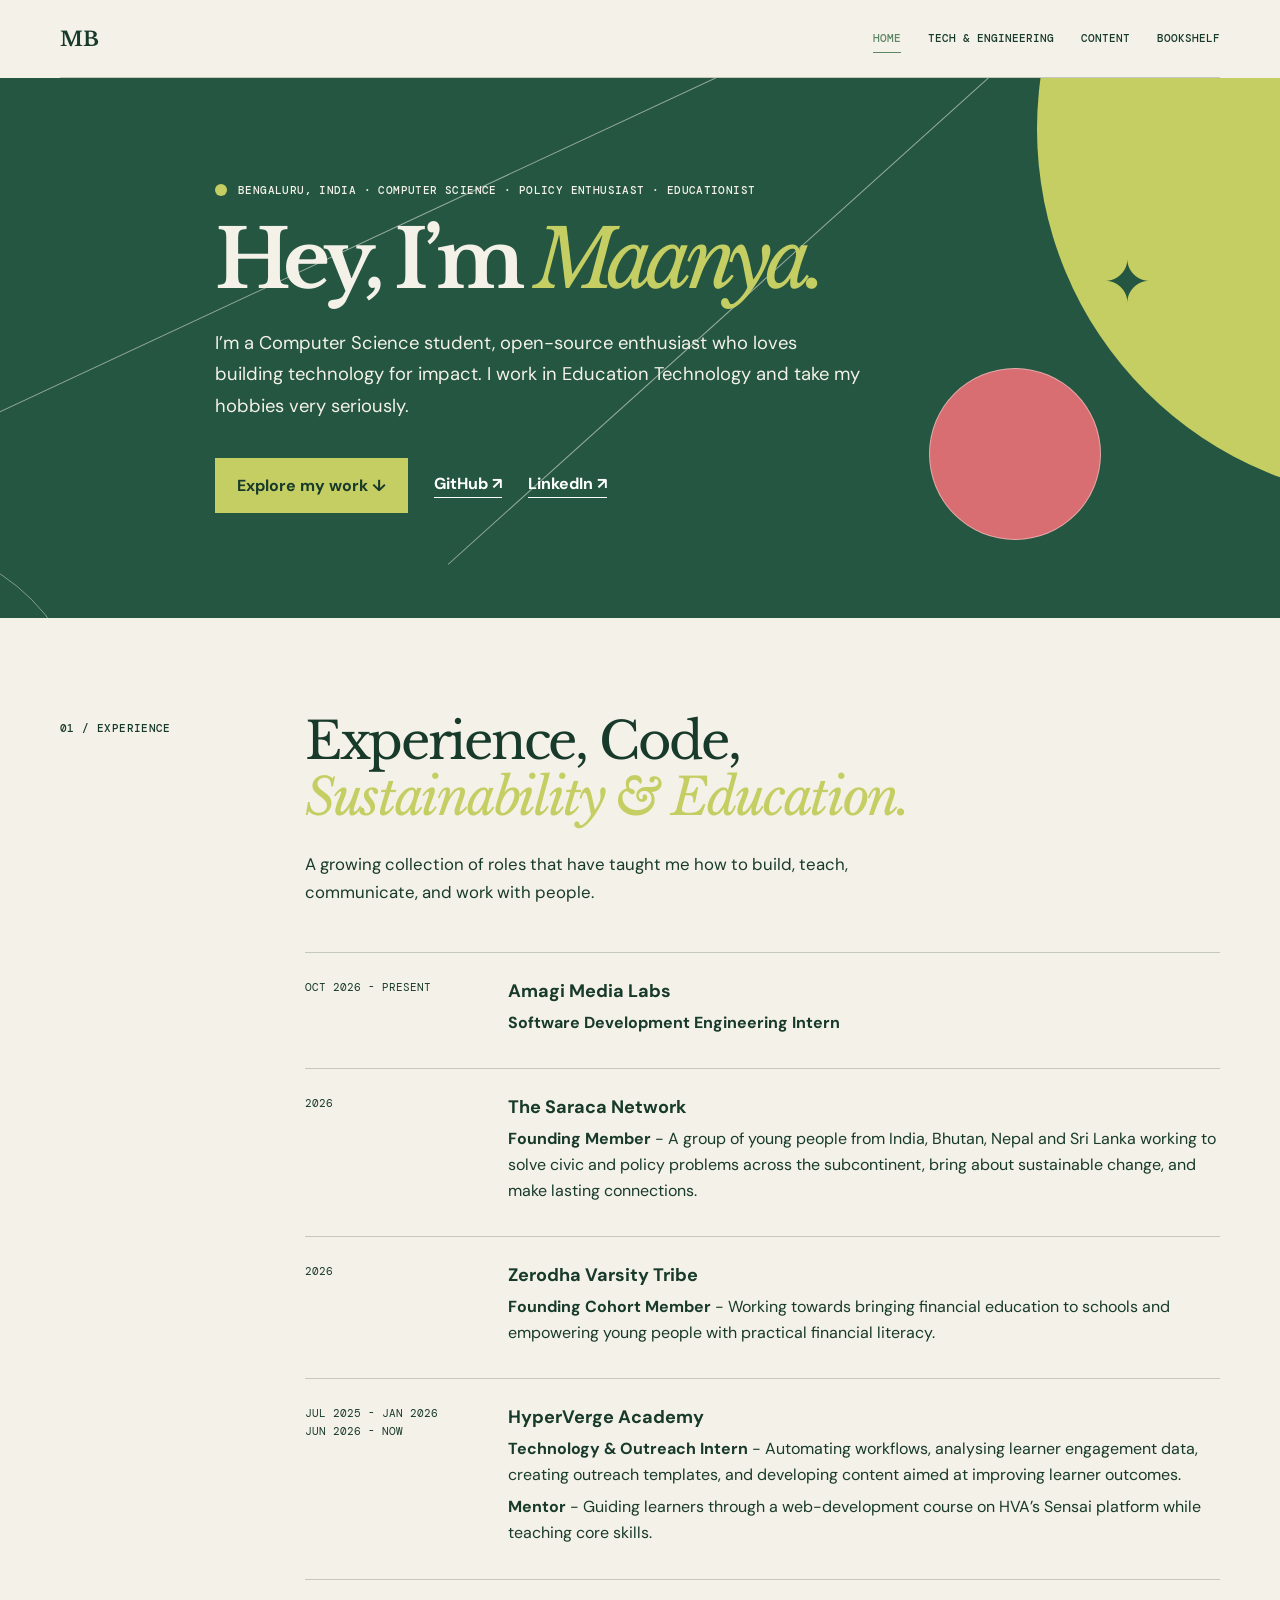
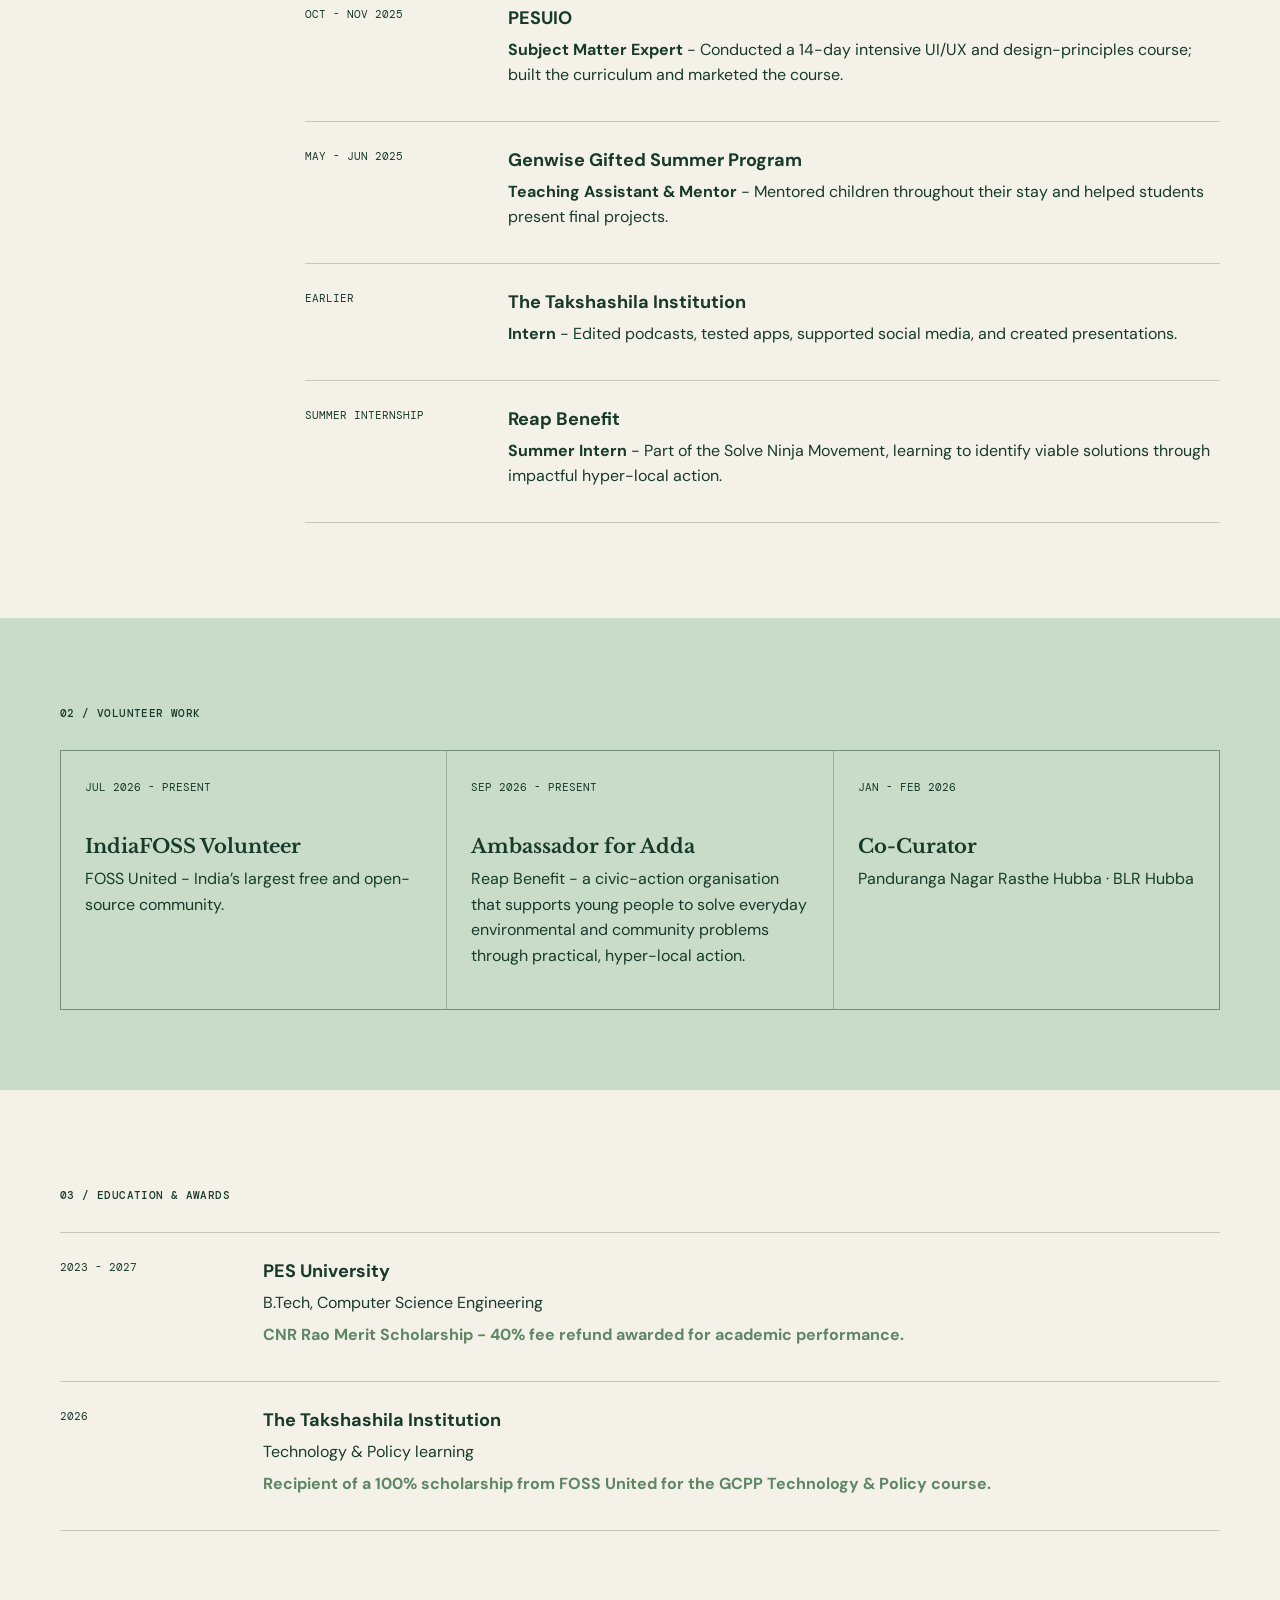
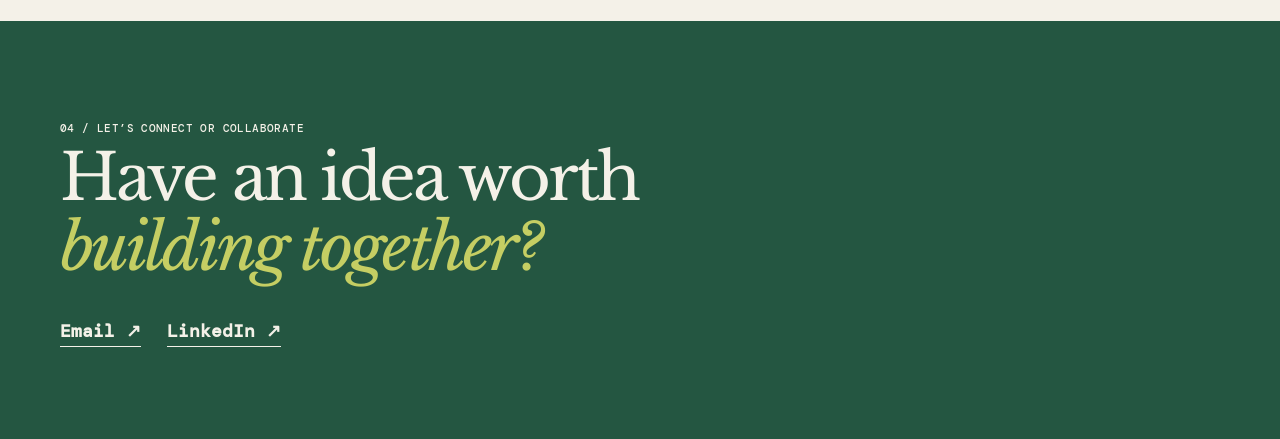
<file: index.html>
<!doctype html><html><head><meta charset="UTF-8"/><meta name="viewport" content="width=device-width,initial-scale=1.0"/><title>Maanya Bhardwaj</title><link rel="preconnect" href="https://fonts.googleapis.com"/><link rel="preconnect" href="https://fonts.gstatic.com" crossorigin/><link href="https://fonts.googleapis.com/css2?family=DM+Mono:wght@400;500&family=DM+Sans:opsz,wght@9..40,400;9..40,500;9..40,600;9..40,700&family=Libre+Baskerville:ital,wght@0,400;0,700;1,400&display=swap" rel="stylesheet"/><link rel="stylesheet" href="style.css"/></head><body><header class="nav-shell"><a class="monogram" href="index.html">MB</a><nav><a class="active" href="index.html">Home</a><a href="tech.html">Tech &amp; Engineering</a><a href="writing.html">Content</a><a href="bookshelf.html">Bookshelf</a></nav></header><main><section class="hero"><div class="hero-art"><span class="sun"></span><span class="orb orb-one"></span><span class="orb orb-two"></span><span class="path path-one"></span><span class="path path-two"></span><span class="leaf">✦</span></div><div class="hero-copy"><p class="kicker"><span></span>Bengaluru, India · Computer Science · Policy Enthusiast · Educationist</p><h1>Hey, I’m <em>Maanya.</em></h1><p class="lede">I’m a Computer Science student, open-source enthusiast who loves building technology for impact. I work in Education Technology and take my hobbies very seriously.</p><div class="hero-links"><a class="button" href="#experience">Explore my work ↓</a><a class="social-link" href="https://github.com/maanya-bhardwaj">GitHub ↗</a><a class="social-link" href="https://www.linkedin.com/in/maanya-bhardwaj-113784316/">LinkedIn ↗</a></div></div></section><section class="intro content-shell" id="experience"><p class="section-number">01 / Experience</p><div><h2>Experience, Code,<br/><em>Sustainability &amp; Education.</em></h2><p>A growing collection of roles that have taught me how to build, teach, communicate, and work with people.</p><div class="experience-list"><article><span>Oct 2026 - present</span><div><h3>Amagi Media Labs</h3><p><b>Software Development Engineering Intern</b></p></div></article><article><span>2026</span><div><h3>The Saraca Network</h3><p><b>Founding Member</b> - A group of young people from India, Bhutan, Nepal and Sri Lanka working to solve civic and policy problems across the subcontinent, bring about sustainable change, and make lasting connections.</p></div></article><article><span>2026</span><div><h3>Zerodha Varsity Tribe</h3><p><b>Founding Cohort Member</b> - Working towards bringing financial education to schools and empowering young people with practical financial literacy.</p></div></article><article><span>Jul 2025 - Jan 2026<br/>Jun 2026 - now</span><div><h3>HyperVerge Academy</h3><p><b>Technology &amp; Outreach Intern</b> - Automating workflows, analysing learner engagement data, creating outreach templates, and developing content aimed at improving learner outcomes.</p><p><b>Mentor</b> - Guiding learners through a web-development course on HVA’s Sensai platform while teaching core skills.</p></div></article><article><span>Oct - Nov 2025</span><div><h3>PESUIO</h3><p><b>Subject Matter Expert</b> - Conducted a 14-day intensive UI/UX and design-principles course; built the curriculum and marketed the course.</p></div></article><article><span>May - Jun 2025</span><div><h3>Genwise Gifted Summer Program</h3><p><b>Teaching Assistant &amp; Mentor</b> - Mentored children throughout their stay and helped students present final projects.</p></div></article><article><span>Earlier</span><div><h3>The Takshashila Institution</h3><p><b>Intern</b> - Edited podcasts, tested apps, supported social media, and created presentations.</p></div></article><article><span>Summer internship</span><div><h3>Reap Benefit</h3><p><b>Summer Intern</b> - Part of the Solve Ninja Movement, learning to identify viable solutions through impactful hyper-local action.</p></div></article></div></div></section><section class="volunteer"><div class="content-shell"><p class="section-number">02 / Volunteer work</p><div class="volunteer-grid"><article><span>Jul 2026 - present</span><h3>IndiaFOSS Volunteer</h3><p>FOSS United - India’s largest free and open-source community.</p></article><article><span>Sep 2026 - present</span><h3>Ambassador for Adda</h3><p>Reap Benefit - a civic-action organisation that supports young people to solve everyday environmental and community problems through practical, hyper-local action.</p></article><article><span>Jan - Feb 2026</span><h3>Co-Curator</h3><p>Panduranga Nagar Rasthe Hubba · BLR Hubba</p></article></div></div></section><section class="education content-shell"><p class="section-number">03 / Education &amp; awards</p><div class="education-list"><article><span>2023 - 2027</span><div><h3>PES University</h3><p>B.Tech, Computer Science Engineering</p><p class="award">CNR Rao Merit Scholarship - 40% fee refund awarded for academic performance.</p></div></article><article><span>2026</span><div><h3>The Takshashila Institution</h3><p>Technology &amp; Policy learning</p><p class="award">Recipient of a 100% scholarship from FOSS United for the GCPP Technology &amp; Policy course.</p></div></article></div></section><section class="contact"><div class="content-shell"><p class="section-number">04 / Let’s connect or collaborate</p><h2>Have an idea worth<br/><em>building together?</em></h2><div class="contact-links"><a href="mailto:maanyabhardwaj5@gmail.com">Email ↗</a><a href="https://www.linkedin.com/in/maanya-bhardwaj-113784316/">LinkedIn ↗</a></div></div></section></main></body></html>
</file>
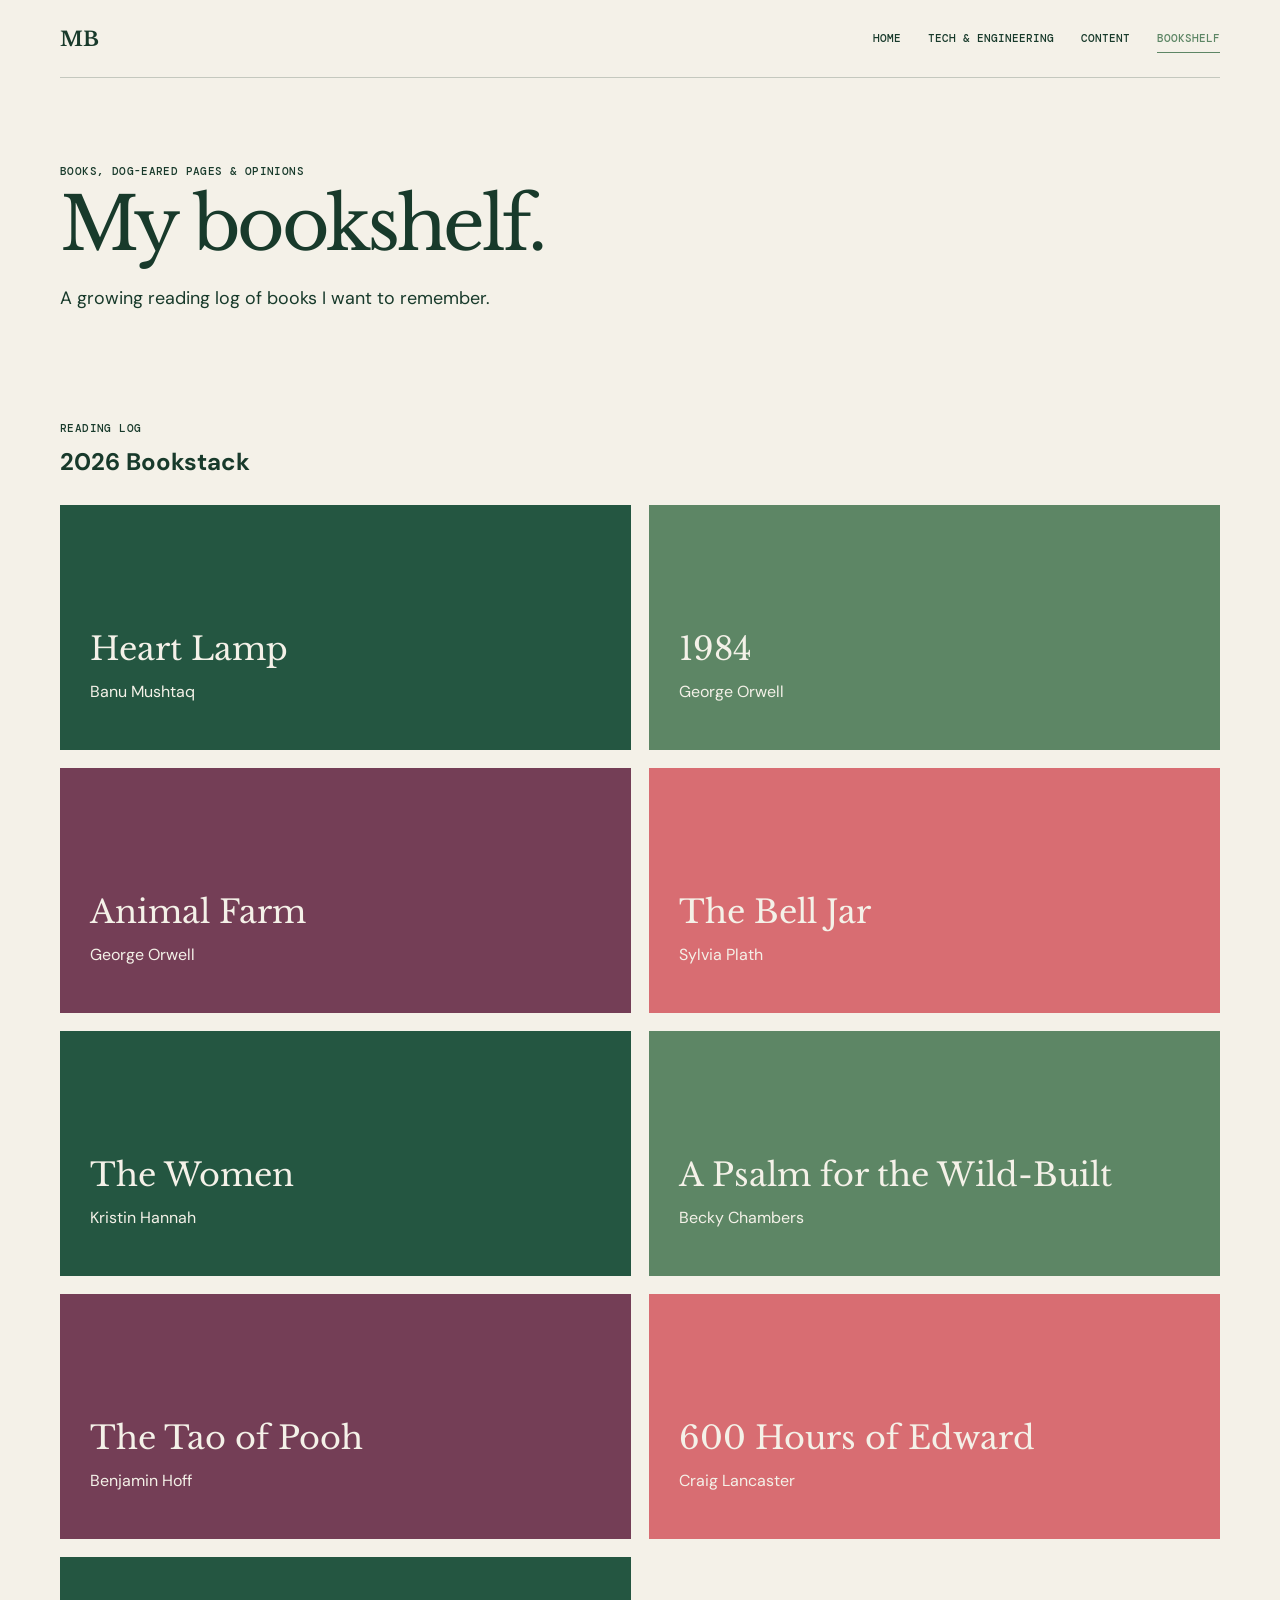
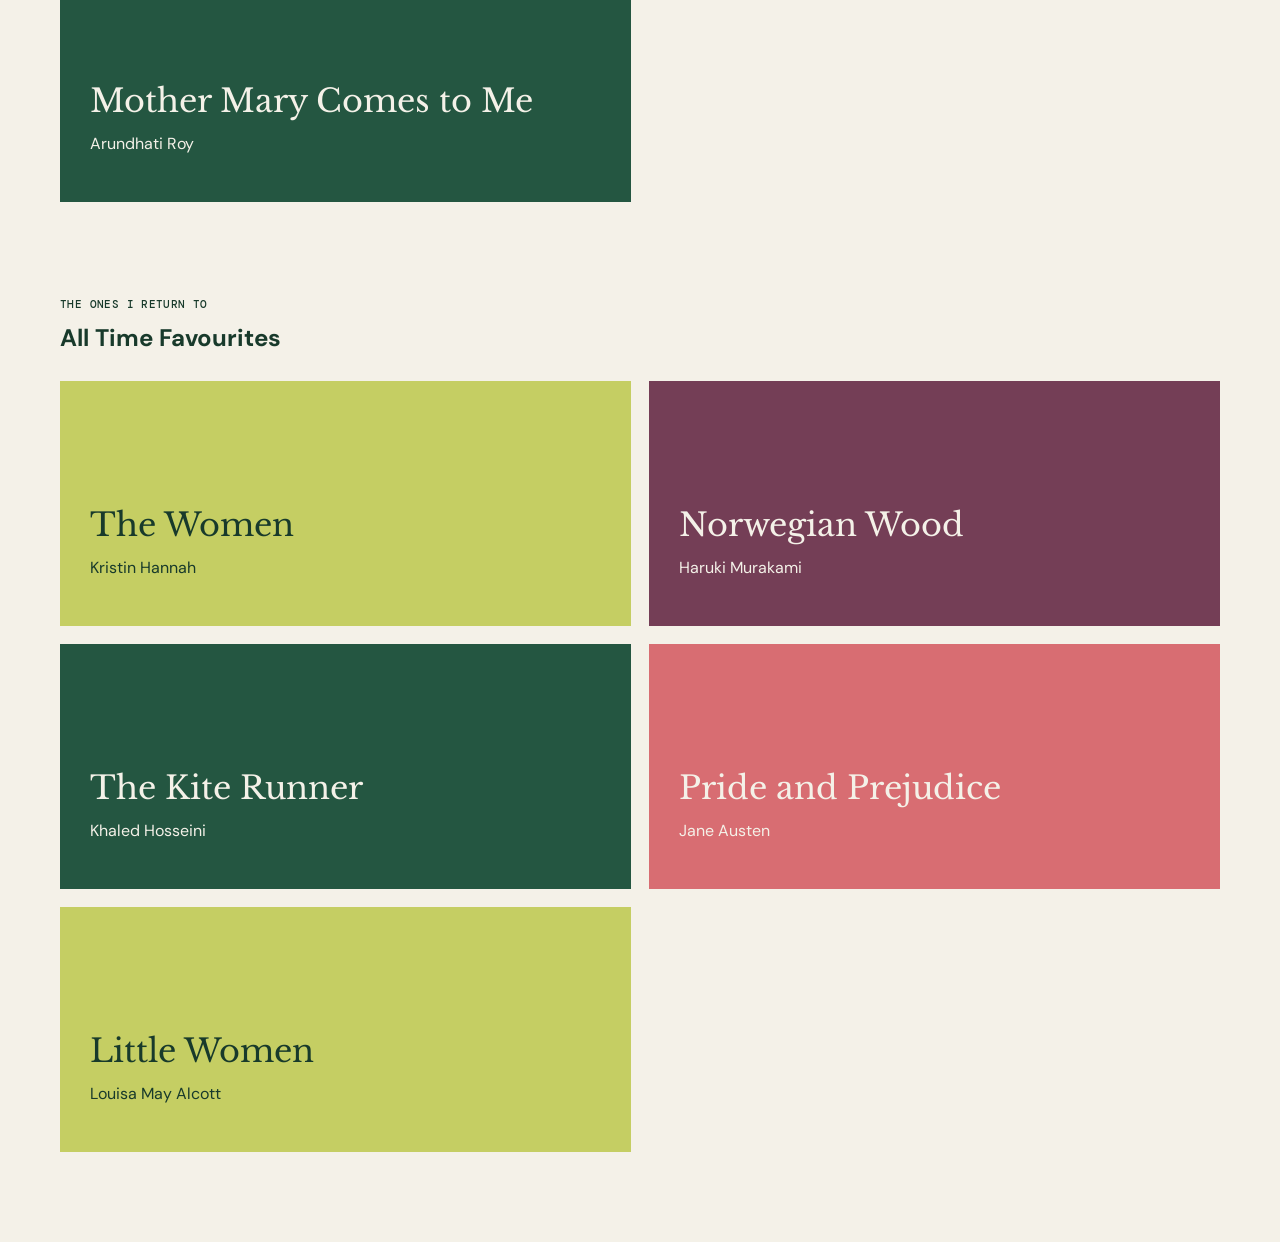
<file: bookshelf.html>
<!doctype html><html><head><meta charset="UTF-8"/><meta name="viewport" content="width=device-width,initial-scale=1.0"/><title>Bookshelf</title><link rel="preconnect" href="https://fonts.googleapis.com"/><link rel="preconnect" href="https://fonts.gstatic.com" crossorigin/><link href="https://fonts.googleapis.com/css2?family=DM+Mono:wght@400;500&family=DM+Sans:wght@400;500;600;700&family=Libre+Baskerville:ital,wght@0,400;0,700;1,400&display=swap" rel="stylesheet"/><link rel="stylesheet" href="style.css"/><link rel="stylesheet" href="refinements.css"/></head><body><header class="nav-shell"><a class="monogram" href="index.html">MB</a><nav><a href="index.html">Home</a><a href="tech.html">Tech &amp; Engineering</a><a href="writing.html">Content</a><a class="active" href="bookshelf.html">Bookshelf</a></nav></header><main class="books-page"><section class="books-hero"><p class="eyebrow">Books, dog-eared pages &amp; opinions</p><h1>My bookshelf.</h1><p>A growing reading log of books I want to remember.</p></section><section class="book-section"><p class="eyebrow">Reading log</p><h2>2026 Bookstack</h2><div class="project-grid"><article class="project-card"><h3>Heart Lamp</h3><p>Banu Mushtaq</p></article><article class="project-card"><h3>1984</h3><p>George Orwell</p></article><article class="project-card"><h3>Animal Farm</h3><p>George Orwell</p></article><article class="project-card"><h3>The Bell Jar</h3><p>Sylvia Plath</p></article><article class="project-card"><h3>The Women</h3><p>Kristin Hannah</p></article><article class="project-card"><h3>A Psalm for the Wild-Built</h3><p>Becky Chambers</p></article><article class="project-card"><h3>The Tao of Pooh</h3><p>Benjamin Hoff</p></article><article class="project-card"><h3>600 Hours of Edward</h3><p>Craig Lancaster</p></article><article class="project-card"><h3>Mother Mary Comes to Me</h3><p>Arundhati Roy</p></article></div></section><section class="book-section favourites"><p class="eyebrow">The ones I return to</p><h2>All Time Favourites</h2><div class="project-grid"><article class="project-card"><h3>The Women</h3><p>Kristin Hannah</p></article><article class="project-card"><h3>Norwegian Wood</h3><p>Haruki Murakami</p></article><article class="project-card"><h3>The Kite Runner</h3><p>Khaled Hosseini</p></article><article class="project-card"><h3>Pride and Prejudice</h3><p>Jane Austen</p></article><article class="project-card"><h3>Little Women</h3><p>Louisa May Alcott</p></article></div></section></main></body></html>
</file>
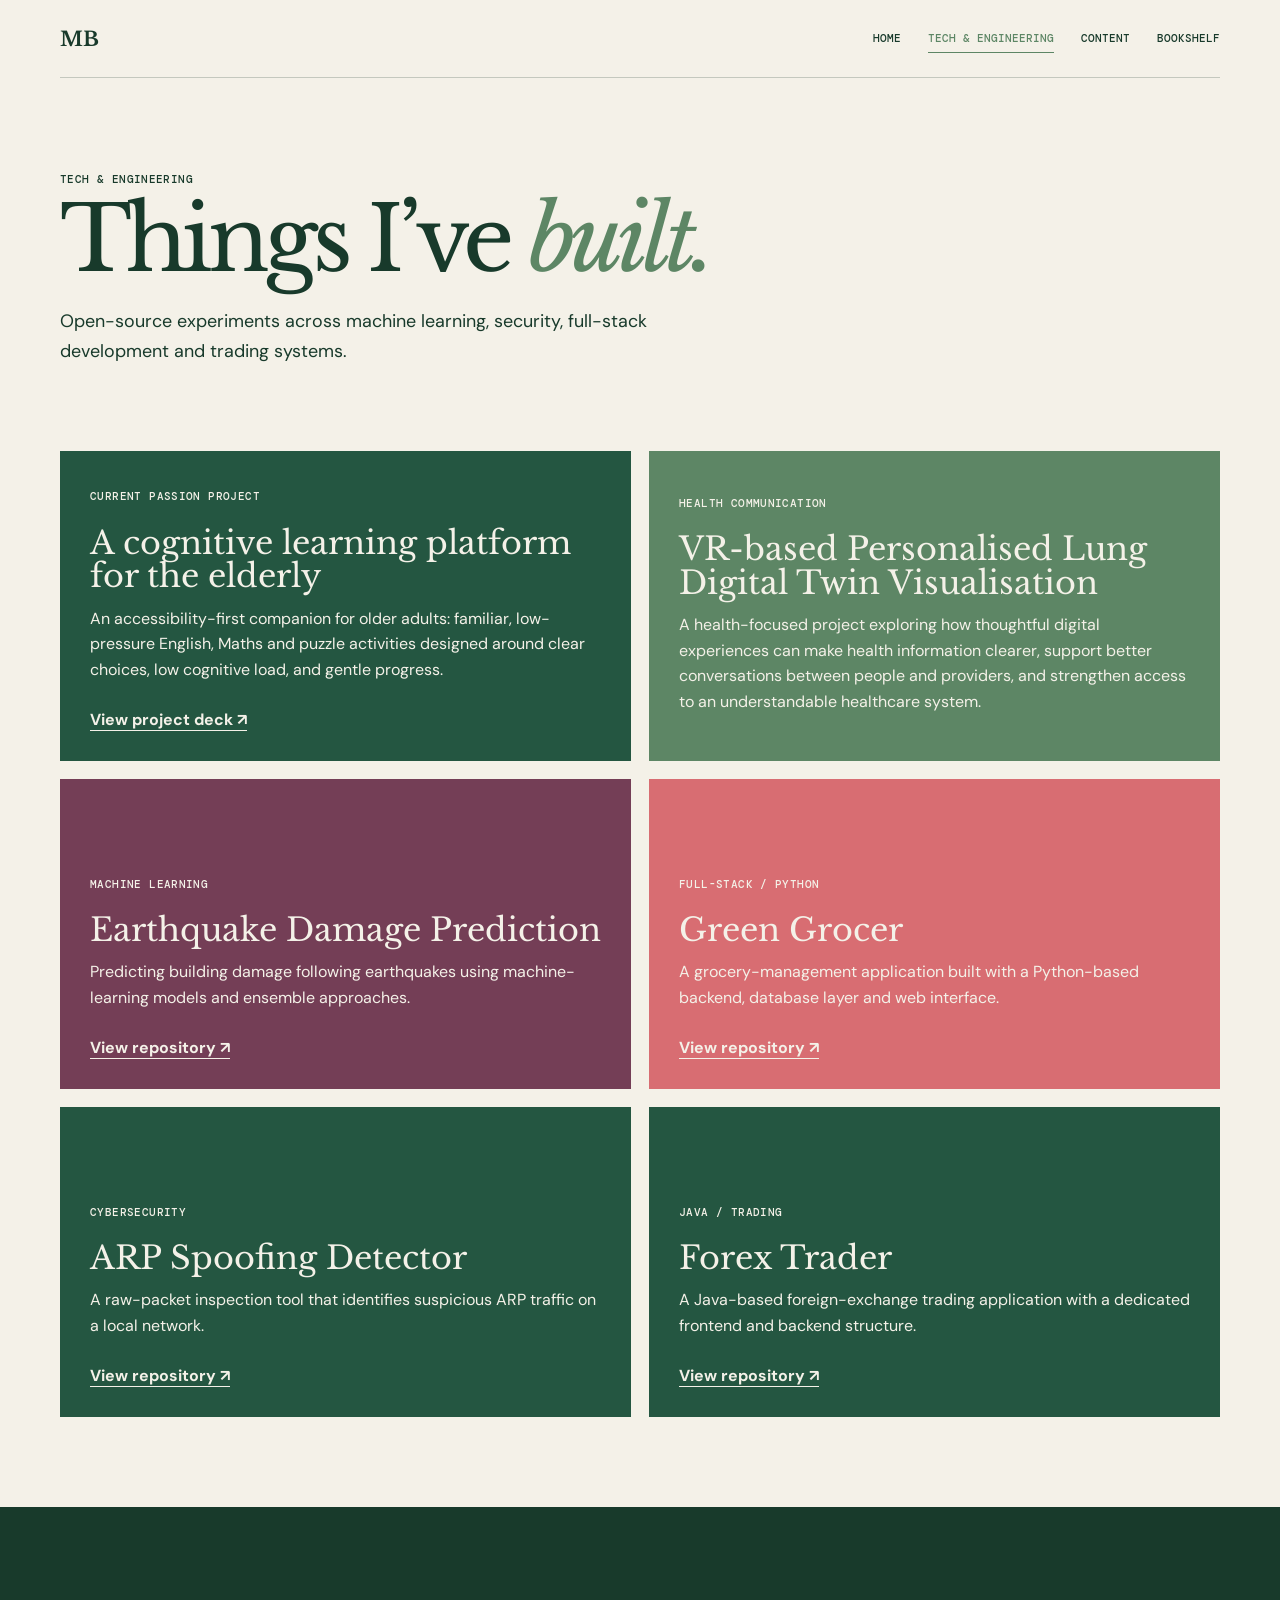
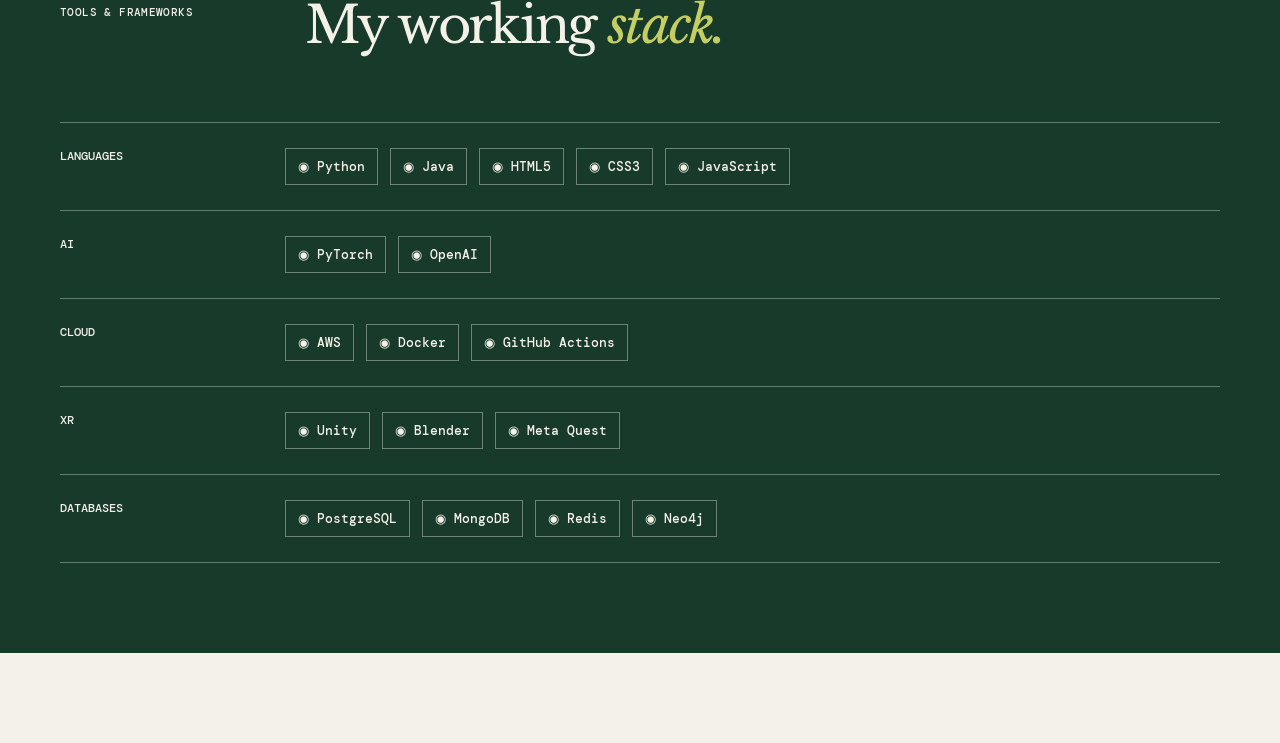
<file: tech.html>
<!doctype html><html><head><meta charset="UTF-8"/><meta name="viewport" content="width=device-width,initial-scale=1.0"/><title>Tech & Engineering | Maanya Bhardwaj</title><link rel="preconnect" href="https://fonts.googleapis.com"/><link rel="preconnect" href="https://fonts.gstatic.com" crossorigin/><link href="https://fonts.googleapis.com/css2?family=DM+Mono:wght@400;500&family=DM+Sans:opsz,wght@9..40,400;9..40,500;9..40,600;9..40,700&family=Libre+Baskerville:ital,wght@0,400;0,700;1,400&display=swap" rel="stylesheet"/><link rel="stylesheet" href="style.css"/></head><body><header class="nav-shell"><a class="monogram" href="index.html">MB</a><nav><a href="index.html">Home</a><a class="active" href="tech.html">Tech &amp; Engineering</a><a href="writing.html">Content</a><a href="bookshelf.html">Bookshelf</a></nav></header><main class="page-main"><section class="content-shell tech-head"><p class="section-number">Tech &amp; engineering</p><h1>Things I’ve <em>built.</em></h1><p class="page-lede">Open-source experiments across machine learning, security, full-stack development and trading systems.</p></section><section class="projects content-shell"><div class="project-grid"><article class="project-card"><p class="project-type">Current passion project</p><h3>A cognitive learning platform for the elderly</h3><p>An accessibility-first companion for older adults: familiar, low-pressure English, Maths and puzzle activities designed around clear choices, low cognitive load, and gentle progress.</p><a href="file:///Users/maanyabhardwaj/Downloads/Rathi%20Cognitive%20Learning%20Platform%20%282%29.pdf">View project deck ↗</a></article><article class="project-card"><p class="project-type">Health communication</p><h3>VR-based Personalised Lung Digital Twin Visualisation</h3><p>A health-focused project exploring how thoughtful digital experiences can make health information clearer, support better conversations between people and providers, and strengthen access to an understandable healthcare system.</p></article><article class="project-card"><p class="project-type">Machine learning</p><h3>Earthquake Damage Prediction</h3><p>Predicting building damage following earthquakes using machine-learning models and ensemble approaches.</p><a href="https://github.com/maanya-bhardwaj/Earthquake-Damage-Prediction">View repository ↗</a></article><article class="project-card"><p class="project-type">Full-stack / Python</p><h3>Green Grocer</h3><p>A grocery-management application built with a Python-based backend, database layer and web interface.</p><a href="https://github.com/maanya-bhardwaj/Green-Grocer">View repository ↗</a></article><article class="project-card"><p class="project-type">Cybersecurity</p><h3>ARP Spoofing Detector</h3><p>A raw-packet inspection tool that identifies suspicious ARP traffic on a local network.</p><a href="https://github.com/maanya-bhardwaj/Simple-ARP-Spoofing-Detector-Using-Raw-Packet-Inspection">View repository ↗</a></article><article class="project-card"><p class="project-type">Java / Trading</p><h3>Forex Trader</h3><p>A Java-based foreign-exchange trading application with a dedicated frontend and backend structure.</p><a href="https://github.com/maanya-bhardwaj/Forex-Trader">View repository ↗</a></article></div></section><section class="stack"><div class="content-shell"><div class="section-heading"><p class="section-number">Tools &amp; frameworks</p><h2>My working <em>stack.</em></h2></div><div class="tool-groups"><article><h3>Languages</h3><div class="tool-row"><span>◉ Python</span><span>◉ Java</span><span>◉ HTML5</span><span>◉ CSS3</span><span>◉ JavaScript</span></div></article><article><h3>AI</h3><div class="tool-row"><span>◉ PyTorch</span><span>◉ OpenAI</span></div></article><article><h3>Cloud</h3><div class="tool-row"><span>◉ AWS</span><span>◉ Docker</span><span>◉ GitHub Actions</span></div></article><article><h3>XR</h3><div class="tool-row"><span>◉ Unity</span><span>◉ Blender</span><span>◉ Meta Quest</span></div></article><article><h3>Databases</h3><div class="tool-row"><span>◉ PostgreSQL</span><span>◉ MongoDB</span><span>◉ Redis</span><span>◉ Neo4j</span></div></article></div></div></section></main></body></html>
</file>
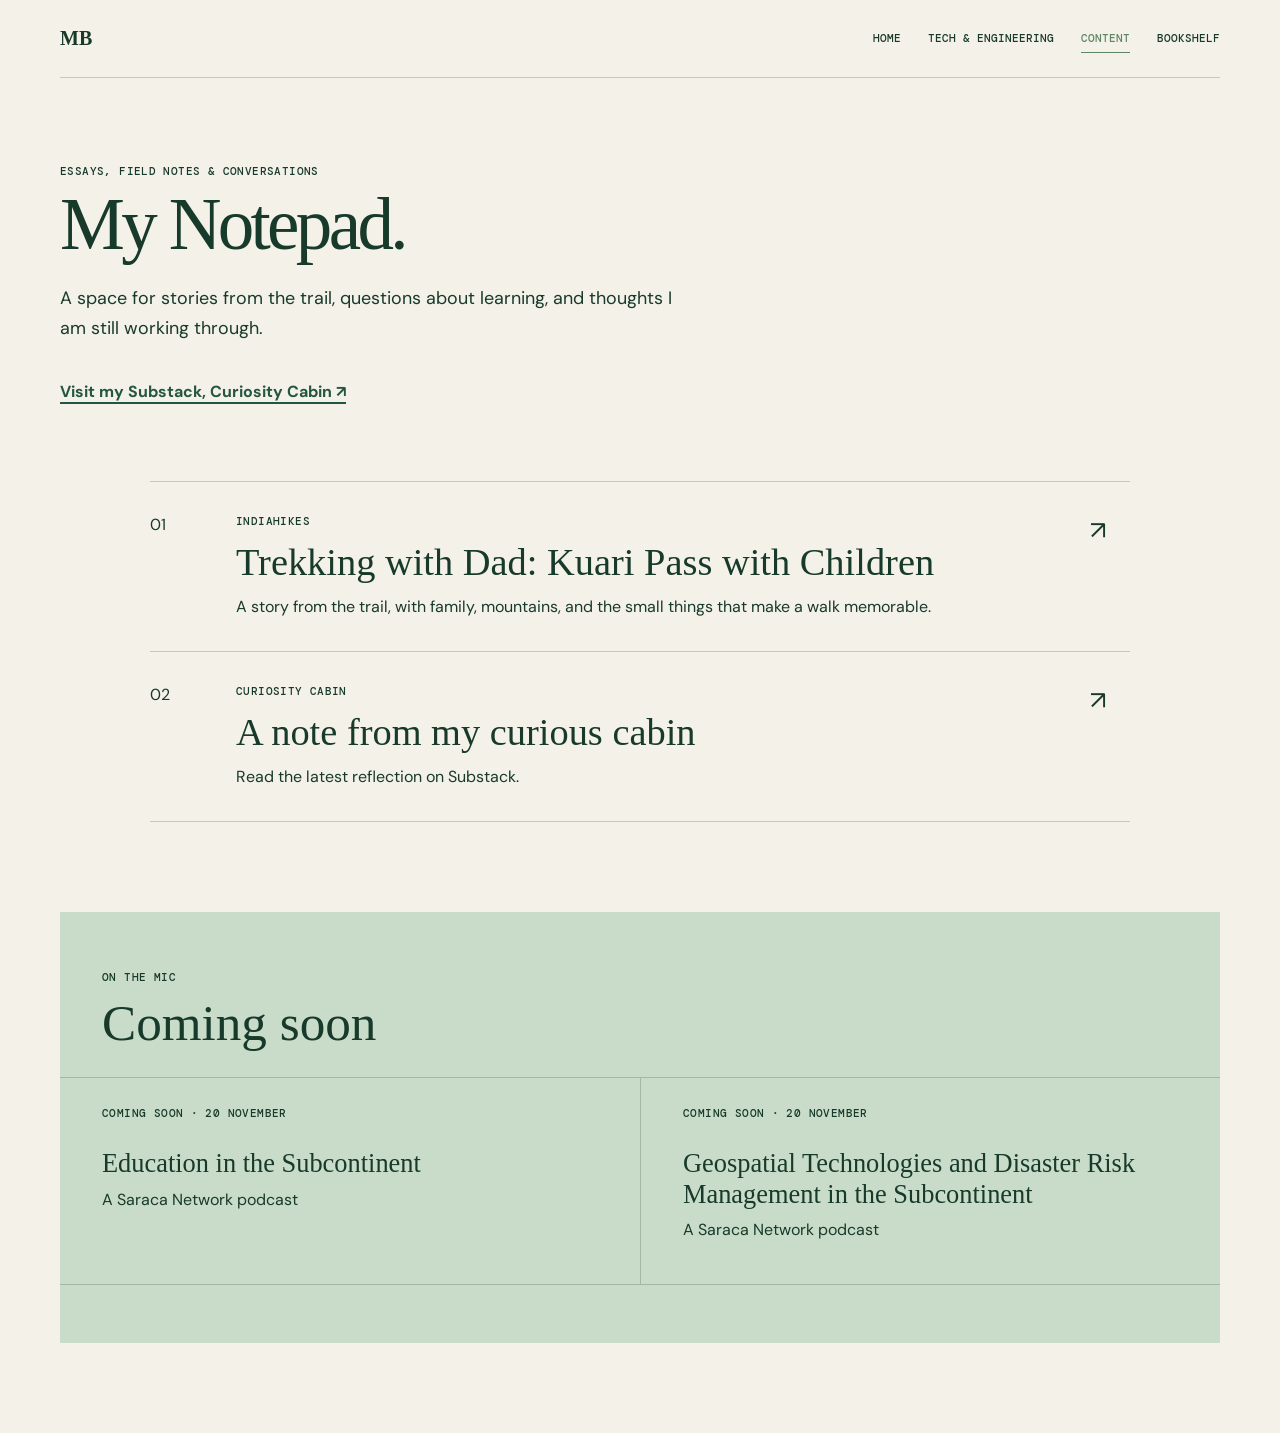
<file: writing.html>
<!doctype html>
<html lang="en">
<head>
  <meta charset="UTF-8" />
  <meta name="viewport" content="width=device-width, initial-scale=1.0" />
  <title>Content — Maanya Bhardwaj</title>
  <link rel="preconnect" href="https://fonts.googleapis.com" />
  <link rel="preconnect" href="https://fonts.gstatic.com" crossorigin />
  <link href="https://fonts.googleapis.com/css2?family=DM+Mono:wght@400;500&family=DM+Sans:wght@400;500;600;700&family=Playfair+Display:ital,wght@0,600;0,700;1,600&display=swap" rel="stylesheet" />
  <link rel="stylesheet" href="style.css" />
  <link rel="stylesheet" href="refinements.css" />
</head>
<body>
  <header class="nav-shell">
    <a class="monogram" href="index.html" aria-label="Maanya Bhardwaj home">MB</a>
    <nav aria-label="Primary navigation">
      <a href="index.html">Home</a>
      <a href="tech.html">Tech &amp; Engineering</a>
      <a class="active" href="writing.html">Content</a>
      <a href="bookshelf.html">Bookshelf</a>
    </nav>
  </header>

  <main class="writing-page">
    <section class="writing-hero">
      <p class="eyebrow">Essays, field notes &amp; conversations</p>
      <h1>My Notepad.</h1>
      <p class="writing-intro">A space for stories from the trail, questions about learning, and thoughts I am still working through.</p>
      <a class="substack-link" href="https://substack.com/" target="_blank" rel="noreferrer">Visit my Substack, Curiosity Cabin ↗</a>
    </section>

    <section class="writing-list" aria-label="Published writing">
      <a class="writing-item" href="https://indiahikes.com/blog/trekking-with-dad-kuari-pass-children#gref" target="_blank" rel="noreferrer">
        <span class="writing-number">01</span>
        <div>
          <p class="eyebrow">Indiahikes</p>
          <h2>Trekking with Dad: Kuari Pass with Children</h2>
          <p>A story from the trail, with family, mountains, and the small things that make a walk memorable.</p>
        </div>
        <span class="arrow">↗</span>
      </a>
      <a class="writing-item" href="https://substack.com/home/post/p-166952064" target="_blank" rel="noreferrer">
        <span class="writing-number">02</span>
        <div>
          <p class="eyebrow">Curiosity Cabin</p>
          <h2>A note from my curious cabin</h2>
          <p>Read the latest reflection on Substack.</p>
        </div>
        <span class="arrow">↗</span>
      </a>
    </section>

    <section class="podcasts" aria-labelledby="podcast-title">
      <p class="eyebrow">On the mic</p>
      <h2 id="podcast-title">Coming soon</h2>
      <div class="podcast-grid">
        <article class="podcast-card">
          <p class="coming-soon">Coming soon · 20 November</p>
          <h3>Education in the Subcontinent</h3>
          <p>A Saraca Network podcast</p>
        </article>
        <article class="podcast-card">
          <p class="coming-soon">Coming soon · 20 November</p>
          <h3>Geospatial Technologies and Disaster Risk Management in the Subcontinent</h3>
          <p>A Saraca Network podcast</p>
        </article>
      </div>
    </section>
  </main>
</body>
</html>
</file>
<file: style.css>
:root{--paper:#f4f1e8;--ink:#183a2b;--moss:#245641;--leaf:#5d8665;--mint:#c9dcc9;--lime:#c5ce63;--rose:#d86d72;--plum:#743e56;--line:rgba(24,58,43,.22)}*{box-sizing:border-box}html{scroll-behavior:smooth}body{margin:0;background:var(--paper);color:var(--ink);font-family:"DM Sans",sans-serif}a{color:inherit;text-decoration:none}.content-shell,.nav-shell{width:min(1160px,calc(100% - 48px));margin:auto}.nav-shell{height:78px;display:flex;align-items:center;justify-content:space-between;border-bottom:1px solid var(--line)}.monogram{font:700 1.25rem "Libre Baskerville",serif}.nav-shell nav{display:flex;gap:27px;font:500 .7rem "DM Mono",monospace;text-transform:uppercase}.nav-shell nav a{padding:7px 0;border-bottom:1px solid transparent}.nav-shell nav a:hover,.nav-shell nav a.active{color:var(--leaf);border-color:var(--leaf)}.hero{min-height:540px;position:relative;overflow:hidden;display:grid;grid-template-columns:minmax(0,1fr) minmax(350px,680px) minmax(0,1fr);align-items:center;padding:75px max(24px,calc((100vw - 1160px)/2));background:var(--moss);color:var(--paper)}.hero-art{position:absolute;inset:0;overflow:hidden}.sun{position:absolute;width:58vw;height:58vw;right:-39vw;top:-25vw;border-radius:50%;background:var(--lime)}.orb{position:absolute;border-radius:50%;border:1px solid rgba(244,241,232,.45)}.orb-one{width:31vw;height:31vw;left:-24vw;bottom:-25vw}.orb-two{width:172px;height:172px;right:14%;bottom:78px;background:var(--rose)}.path{position:absolute;width:125vw;height:1px;background:rgba(244,241,232,.55);transform:rotate(-25deg);transform-origin:left}.path-one{left:-12vw;top:75%}.path-two{left:35vw;top:90%;transform:rotate(-42deg)}.leaf{position:absolute;right:10%;top:31%;font-size:3.6rem;color:var(--moss)}.hero-copy{grid-column:2;position:relative;z-index:1;transform:translateX(-85px);max-width:650px}.kicker,.eyebrow,.section-number,.project-type,.book-back small,.coming-soon{font:500 .7rem "DM Mono",monospace;letter-spacing:.035em;text-transform:uppercase}.kicker{display:flex;align-items:center;gap:11px;margin:0 0 24px}.kicker span{width:12px;height:12px;border-radius:50%;background:var(--lime)}h1,h2,h3,p{margin-top:0}.hero h1{margin:0;font:700 clamp(3rem,6.3vw,5.8rem)/.98 "Libre Baskerville",serif;letter-spacing:-.075em}.hero h1 em,h1 em,h2 em{color:var(--lime);font-weight:400}.lede{max-width:660px;margin:28px 0 36px;font-size:1.15rem;line-height:1.72}.hero-links,.contact-links{display:flex;align-items:center;flex-wrap:wrap;gap:26px}.button{display:inline-flex;gap:30px;align-items:center;padding:17px 22px;background:var(--lime);color:var(--ink);font-weight:700}.social-link{font-weight:700;color:#fff;border-bottom:1px solid currentColor;padding-bottom:3px}.intro{display:grid;grid-template-columns:190px 1fr;gap:55px;padding:95px 0}.section-number{margin:8px 0}.intro h2,.section-heading h2,.contact h2{margin:0 0 24px;font:400 clamp(2.1rem,4vw,4rem)/1.1 "Libre Baskerville",serif;letter-spacing:-.045em}.intro>div>p{max-width:620px;font-size:1.05rem;line-height:1.7}.experience-list{margin-top:45px;border-top:1px solid var(--line)}.experience-list article,.education-list article{display:grid;grid-template-columns:175px 1fr;gap:28px;padding:26px 0;border-bottom:1px solid var(--line)}.experience-list article>span,.education-list article>span,.volunteer-grid article>span{font:400 .68rem "DM Mono",monospace;text-transform:uppercase;line-height:1.6}.experience-list h3,.education-list h3{margin:0 0 7px;font-size:1.13rem}.experience-list p,.education-list p{margin:7px 0;line-height:1.6}.experience-list a{font-weight:700;border-bottom:1px solid var(--leaf)}.volunteer{padding:80px 0;background:var(--mint)}.volunteer-grid{display:grid;grid-template-columns:repeat(3,1fr);gap:1px;margin-top:30px;border:1px solid rgba(24,58,43,.28);background:rgba(24,58,43,.28)}.volunteer-grid article{min-height:190px;padding:24px;background:var(--mint)}.volunteer-grid h3{margin:38px 0 8px;font:700 1.22rem "Libre Baskerville",serif}.volunteer-grid p{line-height:1.6}.education{padding:90px 0}.education-list{margin-top:30px;border-top:1px solid var(--line)}.award{font-weight:700;color:var(--leaf)}.contact{padding:92px 0;background:var(--moss);color:var(--paper)}.contact h2{font-size:clamp(2.5rem,5vw,4.8rem)}.contact-links{margin-top:36px}.contact-links a{font:700 1.1rem "DM Mono",monospace;border-bottom:1px solid currentColor;padding-bottom:4px}footer{padding:22px 0;font:400 .66rem "DM Mono",monospace;text-transform:uppercase}.page-main,.writing-page,.books-page{padding-bottom:90px}.tech-head,.writing-hero,.books-hero{padding:86px 0 42px}.tech-head h1,.writing-hero h1,.books-hero h1{margin:10px 0 22px;font:400 clamp(3.4rem,7vw,6.8rem)/.98 "Libre Baskerville",serif;letter-spacing:-.065em}.tech-head h1 em,.writing-hero h1 em,.books-hero h1 em{color:var(--leaf)}.page-lede,.writing-intro,.books-hero>p:last-child{max-width:620px;font-size:1.12rem;line-height:1.7}.projects{padding:24px 0 90px}.project-grid{display:grid;grid-template-columns:repeat(2,1fr);gap:18px}.project-card{min-height:310px;padding:30px;display:flex;flex-direction:column;justify-content:flex-end;background:var(--moss);color:var(--paper)}.project-card:nth-child(2){background:var(--leaf)}.project-card:nth-child(3){background:var(--plum)}.project-card:nth-child(4){background:var(--rose)}.project-card h3{margin:12px 0;font:400 2rem/1.05 "Libre Baskerville",serif}.project-card>p:not(.project-type){line-height:1.6}.project-card a{align-self:flex-start;margin-top:10px;font-weight:700;border-bottom:1px solid currentColor}.stack{padding:90px 0;background:var(--ink);color:var(--paper)}.section-heading{display:grid;grid-template-columns:190px 1fr;gap:55px}.tool-groups{margin-top:45px;border-top:1px solid rgba(244,241,232,.35)}.tool-groups article{display:grid;grid-template-columns:190px 1fr;gap:35px;padding:25px 0;border-bottom:1px solid rgba(244,241,232,.35)}.tool-groups h3{margin:0;font:500 .74rem "DM Mono",monospace;text-transform:uppercase}.tool-row{display:flex;gap:12px;flex-wrap:wrap}.tool-row span{padding:9px 12px;border:1px solid rgba(244,241,232,.4);font:500 .8rem "DM Mono",monospace}.writing-hero{max-width:900px}.substack-link{display:inline-block;margin-top:20px;color:var(--moss);font-weight:700;border-bottom:2px solid var(--moss)}.writing-list{width:min(980px,calc(100% - 48px));margin:35px auto 90px;border-top:1px solid var(--line)}.writing-item{display:grid;grid-template-columns:70px 1fr 40px;gap:16px;padding:32px 0;border-bottom:1px solid var(--line)}.writing-item h2{margin:7px 0 10px;font:400 clamp(1.6rem,3vw,2.6rem)/1.15 "Libre Baskerville",serif}.writing-item p:last-child{margin:0;line-height:1.6}.arrow{font-size:1.6rem}.podcasts{width:min(1160px,calc(100% - 48px));margin:auto;padding:58px 0;background:var(--mint)}.podcasts>*:not(.podcast-grid){margin-left:42px}.podcasts h2{margin-bottom:28px;font:400 clamp(2.2rem,4vw,4rem)/1.05 "Libre Baskerville",serif}.podcast-grid{display:grid;grid-template-columns:1fr 1fr;border-top:1px solid var(--line);border-bottom:1px solid var(--line)}.podcast-card{padding:28px 42px}.podcast-card+.podcast-card{border-left:1px solid var(--line)}.podcast-card h3{margin:28px 0 10px;font:400 1.65rem/1.15 "Libre Baskerville",serif}.books-hero{max-width:900px}.book-section{width:min(1160px,calc(100% - 48px));margin:48px auto 0}.section-title-row{display:flex;justify-content:space-between;gap:25px;align-items:end;margin-bottom:28px}.section-title-row h2{margin:8px 0 0;font:400 clamp(2rem,4vw,3.5rem)/1 "Libre Baskerville",serif}.books-grid{display:grid;grid-template-columns:repeat(3,1fr);gap:22px}.book-card{border:0;background:transparent;padding:0;min-height:405px;perspective:1400px;cursor:pointer;text-align:left}.book-inner{position:relative;display:block;width:100%;height:405px;transition:transform .7s;transform-style:preserve-3d}.book-card.is-flipped .book-inner{transform:rotateY(180deg)}.book-face{position:absolute;inset:0;backface-visibility:hidden;overflow:hidden}.book-cover{background:var(--moss);box-shadow:0 10px 20px rgba(24,58,43,.18)}.book-cover img{width:100%;height:100%;display:block;object-fit:cover}.book-back{display:flex;flex-direction:column;padding:27px;background:var(--mint);transform:rotateY(180deg)}.book-back strong{margin:12px 0 20px;font:400 1.8rem/1.08 "Libre Baskerville",serif}.book-back span{font-size:1rem;line-height:1.65}.book-back i{margin-top:auto;font:400 .66rem "DM Mono",monospace;text-transform:uppercase}.favourites{margin-top:95px}@media(max-width:800px){.content-shell,.nav-shell,.writing-list,.podcasts,.book-section{width:min(100% - 32px,1160px)}.nav-shell{height:auto;min-height:72px;gap:15px}.nav-shell nav{gap:11px;font-size:.53rem}.hero{display:block;min-height:510px;padding:100px 16px 65px}.hero-copy{transform:none;margin:auto}.sun{width:100vw;height:100vw;right:-76vw;top:-26vw}.orb-two{width:110px;height:110px;right:-24px;bottom:45px}.leaf{right:4%;top:16%;font-size:2.6rem}.intro,.section-heading{grid-template-columns:1fr;gap:20px;padding:65px 0}.experience-list article,.education-list article{grid-template-columns:1fr;gap:10px}.volunteer{padding:65px 0}.volunteer-grid,.podcast-grid,.project-grid{grid-template-columns:1fr}.volunteer-grid article{min-height:auto}.podcast-card+.podcast-card{border-left:0;border-top:1px solid var(--line)}.podcasts>*:not(.podcast-grid){margin-left:24px}.podcast-card{padding:27px 24px}.tech-head,.writing-hero,.books-hero{padding:65px 0 25px}.projects,.education{padding:22px 0 65px}.stack{padding:65px 0}.tool-groups article{grid-template-columns:1fr;gap:15px}.writing-item{grid-template-columns:35px 1fr 26px}.books-grid{grid-template-columns:repeat(2,1fr);gap:14px}.book-card,.book-inner{min-height:290px;height:290px}.section-title-row{align-items:start;flex-direction:column;gap:10px}.favourites{margin-top:65px}.contact{padding:65px 0}}
</file>
<file: refinements.css>
/* Local visual refinements for Content and Bookshelf. */
.writing-hero,.books-hero{width:min(1160px,calc(100% - 48px));max-width:none;margin:0 auto;padding-top:86px}.writing-hero h1,.books-hero h1{font-size:clamp(3.2rem,5.7vw,5.5rem);letter-spacing:-.05em}.books-page .project-grid{margin-top:28px}.books-page .project-card{min-height:245px}.books-page .project-card:nth-child(4n+1){background:var(--moss)}.books-page .project-card:nth-child(4n+2){background:var(--leaf)}.books-page .project-card:nth-child(4n+3){background:var(--plum)}.books-page .project-card:nth-child(4n){background:var(--rose)}.books-page .favourites .project-card:nth-child(4n+1){background:var(--lime);color:var(--ink)}.books-page .favourites .project-card:nth-child(4n+2){background:var(--plum)}.books-page .favourites .project-card:nth-child(4n+3){background:var(--moss)}.books-page .favourites .project-card:nth-child(4n){background:var(--rose)}@media(max-width:800px){.writing-hero,.books-hero{width:min(100% - 32px,1160px);padding-top:65px}.writing-hero h1,.books-hero h1{font-size:3.2rem}.books-page .project-card{min-height:210px}}
</file>
